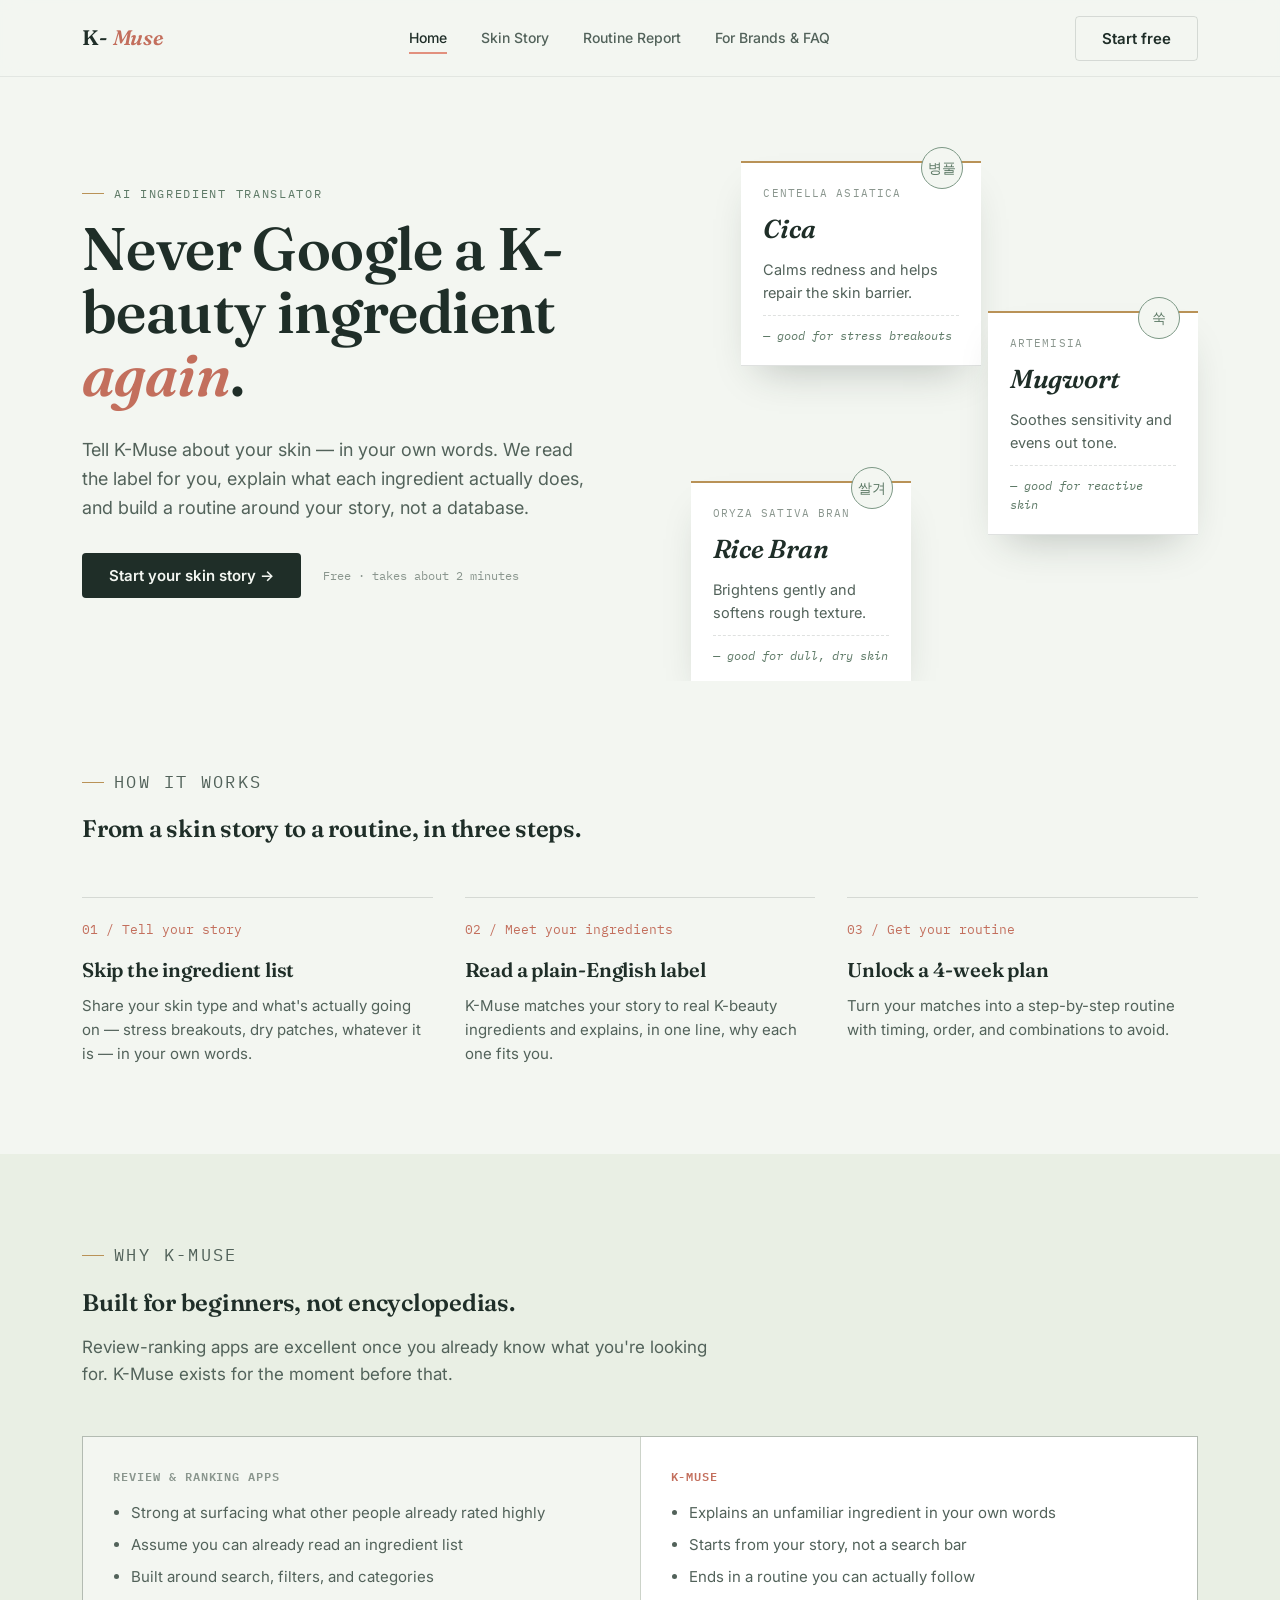
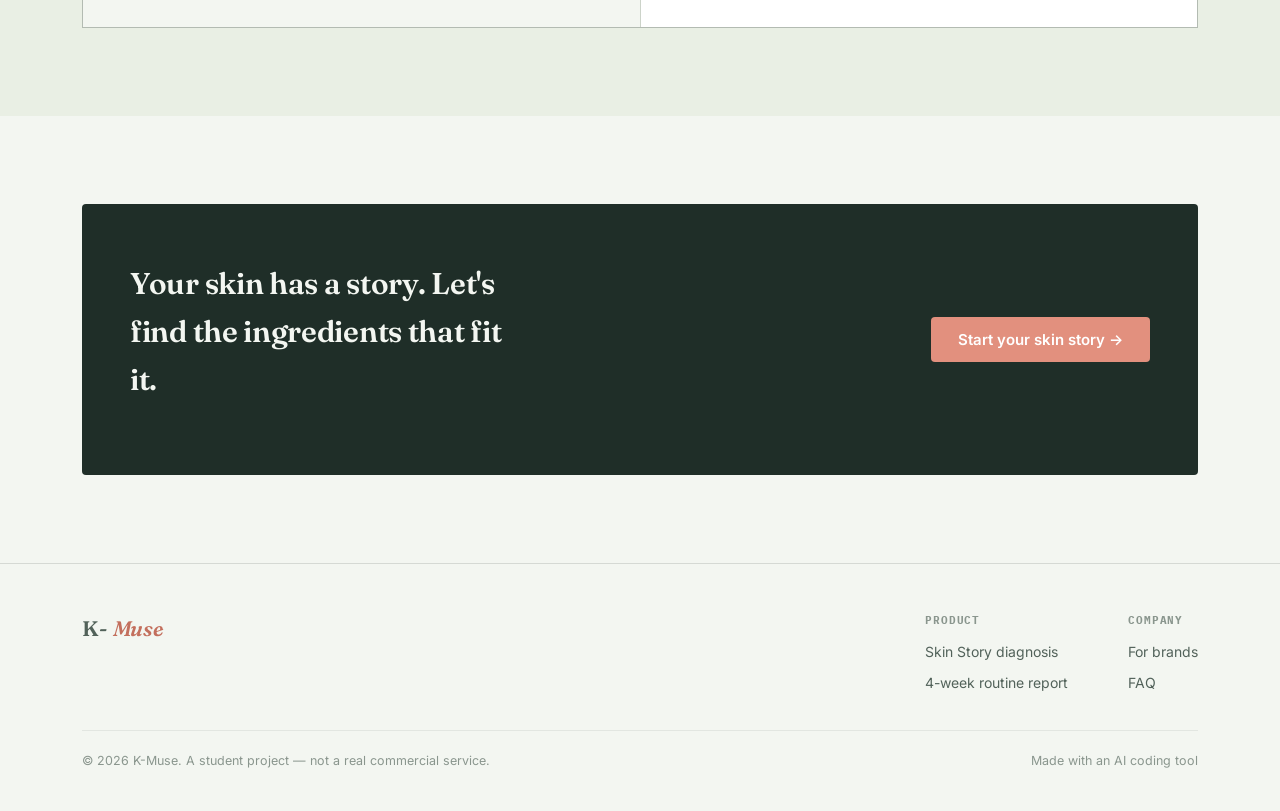
<file: k-muse-pro/index.html>
<!DOCTYPE html>
<html lang="en">
<head>
<meta charset="UTF-8">
<meta name="viewport" content="width=device-width, initial-scale=1.0">
<title>K-Muse — Your K-beauty ingredients, translated</title>
<meta name="description" content="Tell K-Muse your skin story and get K-beauty ingredients explained in plain English, plus a personalized routine.">
<link rel="preconnect" href="https://fonts.googleapis.com">
<link href="https://fonts.googleapis.com/css2?family=Fraunces:ital,opsz,wght@0,9..144,400;0,9..144,600;1,9..144,500;1,9..144,600&family=Inter:wght@400;500;600;700&family=IBM+Plex+Mono:wght@400;500&display=swap" rel="stylesheet">
<link rel="stylesheet" href="css/style.css">
</head>
<body>

<nav class="site-nav">
  <div class="wrap">
    <a href="index.html" class="logo">K-<em>Muse</em></a>
    <button class="nav-toggle" aria-label="Toggle menu" aria-expanded="false"><span></span></button>
    <ul class="nav-links" id="navLinks">
      <li><a href="index.html" class="active">Home</a></li>
      <li><a href="diagnosis.html">Skin Story</a></li>
      <li><a href="report.html">Routine Report</a></li>
      <li><a href="about.html">For Brands &amp; FAQ</a></li>
    </ul>
    <div class="nav-cta">
      <a href="diagnosis.html" class="btn btn-ghost">Start free</a>
    </div>
  </div>
</nav>

<header class="hero">
  <div class="wrap">
    <div class="hero-copy">
      <p class="eyebrow">AI ingredient translator</p>
      <h1>Never Google a K-beauty ingredient <em>again</em>.</h1>
      <p class="hero-sub">Tell K-Muse about your skin — in your own words. We read the label for you, explain what each ingredient actually does, and build a routine around your story, not a database.</p>
      <div class="hero-actions">
        <a href="diagnosis.html" class="btn btn-primary">Start your skin story →</a>
        <span class="hero-note">Free · takes about 2 minutes</span>
      </div>
    </div>
    <div class="specimen-stage" aria-hidden="true">
      <div class="specimen-card">
        <div class="specimen-stamp">병풀</div>
        <p class="specimen-eyebrow">Centella Asiatica</p>
        <h3 class="specimen-name">Cica</h3>
        <p class="specimen-effect">Calms redness and helps repair the skin barrier.</p>
        <p class="specimen-reason">— good for stress breakouts</p>
      </div>
      <div class="specimen-card">
        <div class="specimen-stamp">쑥</div>
        <p class="specimen-eyebrow">Artemisia</p>
        <h3 class="specimen-name">Mugwort</h3>
        <p class="specimen-effect">Soothes sensitivity and evens out tone.</p>
        <p class="specimen-reason">— good for reactive skin</p>
      </div>
      <div class="specimen-card">
        <div class="specimen-stamp">쌀겨</div>
        <p class="specimen-eyebrow">Oryza Sativa Bran</p>
        <h3 class="specimen-name">Rice Bran</h3>
        <p class="specimen-effect">Brightens gently and softens rough texture.</p>
        <p class="specimen-reason">— good for dull, dry skin</p>
      </div>
    </div>
  </div>
</header>

<section class="section">
  <div class="wrap">
    <div class="section-head">
      <p class="eyebrow">How it works</p>
      <h2>From a skin story to a routine, in three steps.</h2>
    </div>
    <div class="steps">
      <div class="step">
        <span class="step-num">01 / Tell your story</span>
        <h3>Skip the ingredient list</h3>
        <p>Share your skin type and what's actually going on — stress breakouts, dry patches, whatever it is — in your own words.</p>
      </div>
      <div class="step">
        <span class="step-num">02 / Meet your ingredients</span>
        <h3>Read a plain-English label</h3>
        <p>K-Muse matches your story to real K-beauty ingredients and explains, in one line, why each one fits you.</p>
      </div>
      <div class="step">
        <span class="step-num">03 / Get your routine</span>
        <h3>Unlock a 4-week plan</h3>
        <p>Turn your matches into a step-by-step routine with timing, order, and combinations to avoid.</p>
      </div>
    </div>
  </div>
</section>

<section class="section section-alt">
  <div class="wrap">
    <div class="section-head">
      <p class="eyebrow">Why K-Muse</p>
      <h2>Built for beginners, not encyclopedias.</h2>
      <p>Review-ranking apps are excellent once you already know what you're looking for. K-Muse exists for the moment before that.</p>
    </div>
    <div class="compare">
      <div class="them">
        <h4>Review &amp; ranking apps</h4>
        <ul>
          <li>Strong at surfacing what other people already rated highly</li>
          <li>Assume you can already read an ingredient list</li>
          <li>Built around search, filters, and categories</li>
        </ul>
      </div>
      <div class="us">
        <h4>K-Muse</h4>
        <ul>
          <li>Explains an unfamiliar ingredient in your own words</li>
          <li>Starts from your story, not a search bar</li>
          <li>Ends in a routine you can actually follow</li>
        </ul>
      </div>
    </div>
  </div>
</section>

<section class="section">
  <div class="wrap">
    <div class="cta-banner">
      <h2>Your skin has a story. Let's find the ingredients that fit it.</h2>
      <a href="diagnosis.html" class="btn btn-peach">Start your skin story →</a>
    </div>
  </div>
</section>

<footer class="site-footer">
  <div class="wrap">
    <div class="footer-grid">
      <a href="index.html" class="logo">K-<em>Muse</em></a>
      <div class="footer-cols">
        <div class="footer-col">
          <h5>Product</h5>
          <a href="diagnosis.html">Skin Story diagnosis</a>
          <a href="report.html">4-week routine report</a>
        </div>
        <div class="footer-col">
          <h5>Company</h5>
          <a href="about.html#brands">For brands</a>
          <a href="about.html#faq">FAQ</a>
        </div>
      </div>
    </div>
    <div class="footer-bottom">
      <span>© 2026 K-Muse. A student project — not a real commercial service.</span>
      <span>Made with an AI coding tool</span>
    </div>
  </div>
</footer>

<script src="js/main.js"></script>
</body>
</html>
</file>
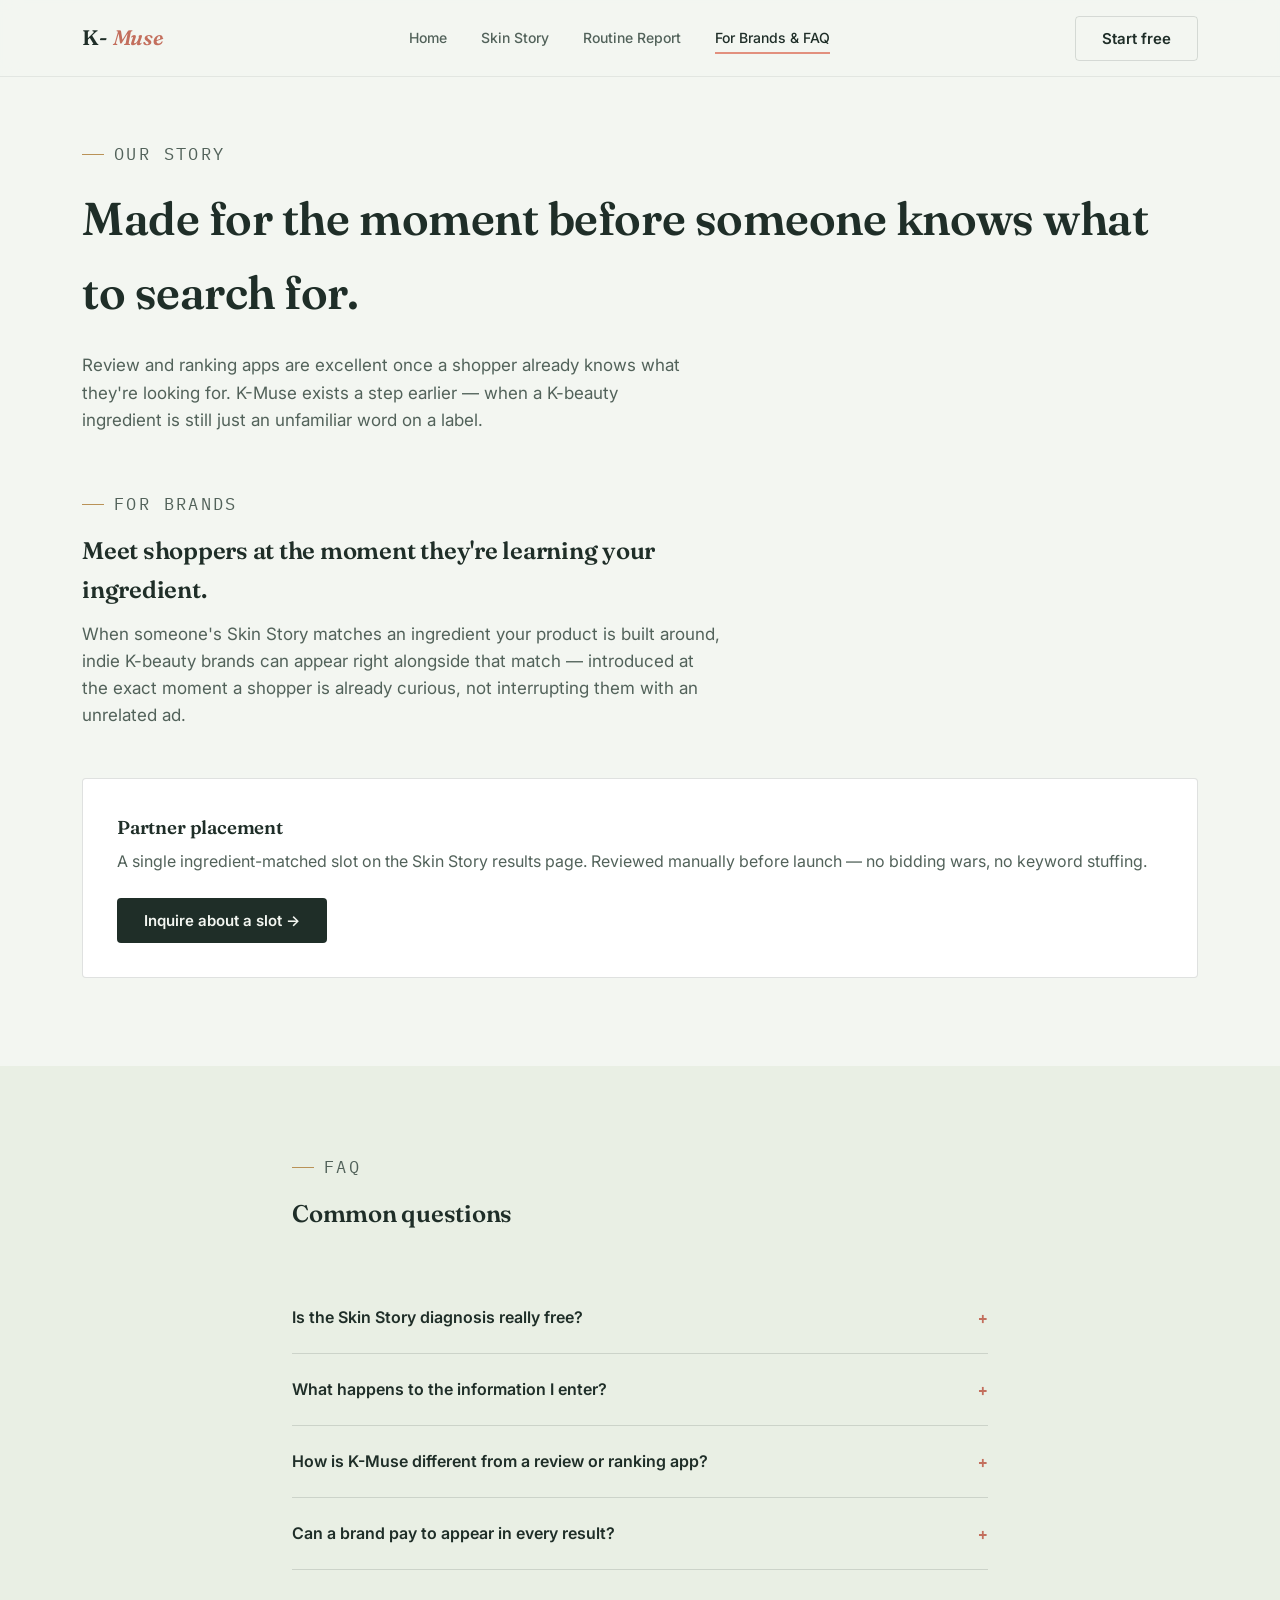
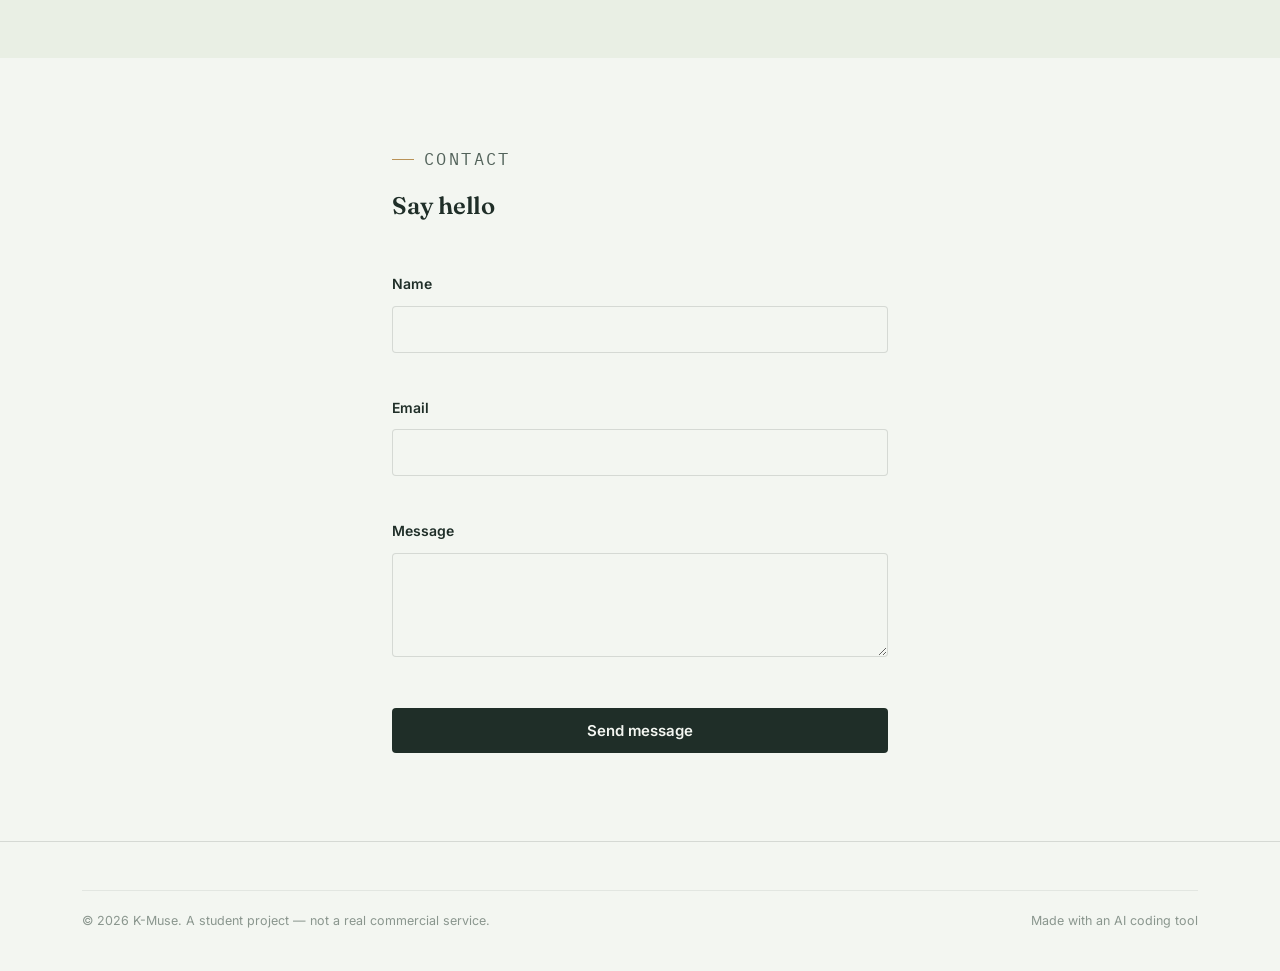
<file: k-muse-pro/about.html>
<!DOCTYPE html>
<html lang="en">
<head>
<meta charset="UTF-8">
<meta name="viewport" content="width=device-width, initial-scale=1.0">
<title>For Brands &amp; FAQ — K-Muse</title>
<meta name="description" content="How K-Muse works with indie K-beauty brands, and answers to common questions.">
<link rel="preconnect" href="https://fonts.googleapis.com">
<link href="https://fonts.googleapis.com/css2?family=Fraunces:ital,opsz,wght@0,9..144,400;0,9..144,600;1,9..144,500;1,9..144,600&family=Inter:wght@400;500;600;700&family=IBM+Plex+Mono:wght@400;500&display=swap" rel="stylesheet">
<link rel="stylesheet" href="css/style.css">
</head>
<body>

<nav class="site-nav">
  <div class="wrap">
    <a href="index.html" class="logo">K-<em>Muse</em></a>
    <button class="nav-toggle" aria-label="Toggle menu" aria-expanded="false"><span></span></button>
    <ul class="nav-links" id="navLinks">
      <li><a href="index.html">Home</a></li>
      <li><a href="diagnosis.html">Skin Story</a></li>
      <li><a href="report.html">Routine Report</a></li>
      <li><a href="about.html" class="active">For Brands &amp; FAQ</a></li>
    </ul>
    <div class="nav-cta">
      <a href="diagnosis.html" class="btn btn-ghost">Start free</a>
    </div>
  </div>
</nav>

<header class="page-header">
  <div class="wrap">
    <p class="eyebrow">Our story</p>
    <h1>Made for the moment before someone knows what to search for.</h1>
    <p>Review and ranking apps are excellent once a shopper already knows what they're looking for. K-Muse exists a step earlier — when a K-beauty ingredient is still just an unfamiliar word on a label.</p>
  </div>
</header>

<section class="section" style="padding-top:0;" id="brands">
  <div class="wrap">
    <div class="section-head">
      <p class="eyebrow">For brands</p>
      <h2>Meet shoppers at the moment they're learning your ingredient.</h2>
      <p>When someone's Skin Story matches an ingredient your product is built around, indie K-beauty brands can appear right alongside that match — introduced at the exact moment a shopper is already curious, not interrupting them with an unrelated ad.</p>
    </div>
    <div class="brand-band">
      <div>
        <h3 style="margin-bottom:6px;">Partner placement</h3>
        <p style="color:var(--ink-soft); margin:0;">A single ingredient-matched slot on the Skin Story results page. Reviewed manually before launch — no bidding wars, no keyword stuffing.</p>
      </div>
      <a href="mailto:hello@k-muse.app" class="btn btn-primary">Inquire about a slot →</a>
    </div>
  </div>
</section>

<section class="section section-alt" id="faq">
  <div class="wrap" style="max-width:760px;">
    <div class="section-head">
      <p class="eyebrow">FAQ</p>
      <h2>Common questions</h2>
    </div>

    <div class="faq-list">
      <div class="faq-item">
        <button class="faq-q">Is the Skin Story diagnosis really free? <span class="icon">+</span></button>
        <div class="faq-a"><p>Yes. Your ingredient matches and the reasoning behind them are always free. The 4-week routine report is the paid, deeper layer.</p></div>
      </div>
      <div class="faq-item">
        <button class="faq-q">What happens to the information I enter? <span class="icon">+</span></button>
        <div class="faq-a"><p>Your answers are used only to generate your match and routine for this session. This is a course project, so nothing is stored beyond your browser.</p></div>
      </div>
      <div class="faq-item">
        <button class="faq-q">How is K-Muse different from a review or ranking app? <span class="icon">+</span></button>
        <div class="faq-a"><p>Ranking apps are built around search and existing reviews. K-Muse starts from a short description of your skin and explains ingredients in plain language before you know what to search for.</p></div>
      </div>
      <div class="faq-item">
        <button class="faq-q">Can a brand pay to appear in every result? <span class="icon">+</span></button>
        <div class="faq-a"><p>No. A brand can only appear when their product is genuinely built around the ingredient you were already matched with, and placements are reviewed manually.</p></div>
      </div>
    </div>
  </div>
</section>

<section class="section">
  <div class="wrap" style="max-width:560px;">
    <div class="section-head">
      <p class="eyebrow">Contact</p>
      <h2>Say hello</h2>
    </div>
    <form class="contact-form" id="contactForm">
      <div class="field">
        <label for="cName">Name</label>
        <input type="text" id="cName" name="name" required>
      </div>
      <div class="field">
        <label for="cEmail">Email</label>
        <input type="text" id="cEmail" name="email" required>
      </div>
      <div class="field">
        <label for="cMsg">Message</label>
        <textarea id="cMsg" name="message" rows="4" required></textarea>
      </div>
      <button type="submit" class="btn btn-primary btn-full">Send message</button>
      <p class="field-hint" id="contactNote" style="display:none;">Thanks — this demo form doesn't send anywhere yet, but in production it would reach our team.</p>
    </form>
  </div>
</section>

<footer class="site-footer">
  <div class="wrap">
    <div class="footer-bottom">
      <span>© 2026 K-Muse. A student project — not a real commercial service.</span>
      <span>Made with an AI coding tool</span>
    </div>
  </div>
</footer>

<script src="js/main.js"></script>
<script>
document.querySelectorAll('.faq-item').forEach(function (item) {
  item.querySelector('.faq-q').addEventListener('click', function () {
    var wasOpen = item.classList.contains('open');
    document.querySelectorAll('.faq-item.open').forEach(function (o) { o.classList.remove('open'); });
    if (!wasOpen) item.classList.add('open');
  });
});
document.getElementById('contactForm').addEventListener('submit', function (e) {
  e.preventDefault();
  document.getElementById('contactNote').style.display = 'block';
});
</script>
</body>
</html>
</file>
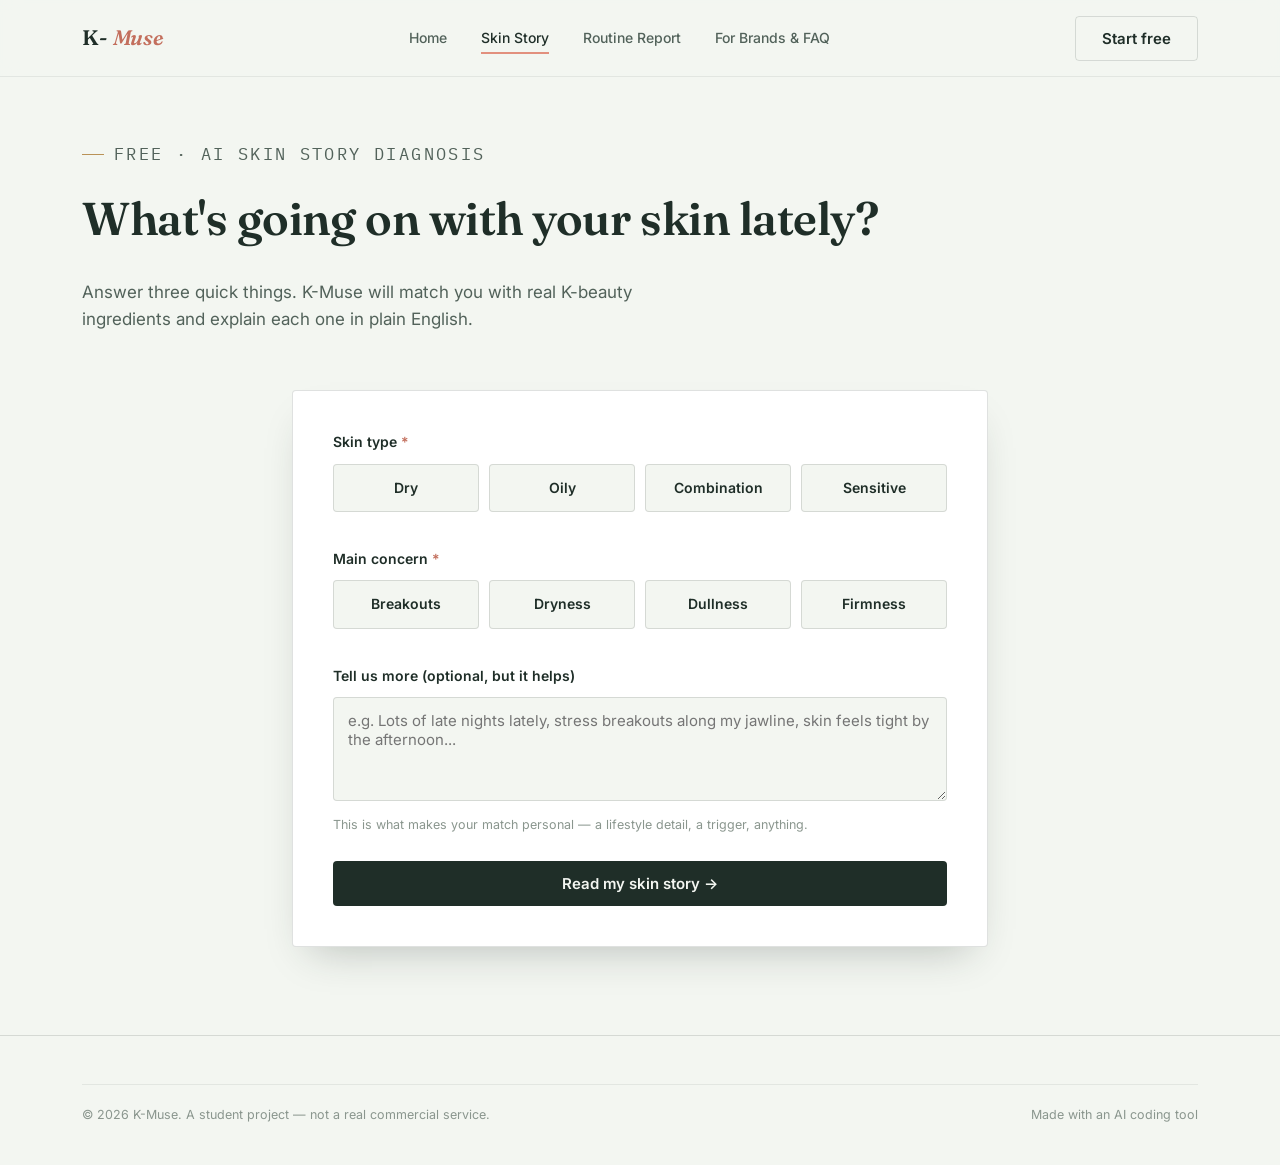
<file: k-muse-pro/diagnosis.html>
<!DOCTYPE html>
<html lang="en">
<head>
<meta charset="UTF-8">
<meta name="viewport" content="width=device-width, initial-scale=1.0">
<title>Skin Story Diagnosis — K-Muse</title>
<meta name="description" content="Tell K-Muse your skin story and get K-beauty ingredients matched and explained in plain English.">
<link rel="preconnect" href="https://fonts.googleapis.com">
<link href="https://fonts.googleapis.com/css2?family=Fraunces:ital,opsz,wght@0,9..144,400;0,9..144,600;1,9..144,500;1,9..144,600&family=Inter:wght@400;500;600;700&family=IBM+Plex+Mono:wght@400;500&display=swap" rel="stylesheet">
<link rel="stylesheet" href="css/style.css">
</head>
<body>

<nav class="site-nav">
  <div class="wrap">
    <a href="index.html" class="logo">K-<em>Muse</em></a>
    <button class="nav-toggle" aria-label="Toggle menu" aria-expanded="false"><span></span></button>
    <ul class="nav-links" id="navLinks">
      <li><a href="index.html">Home</a></li>
      <li><a href="diagnosis.html" class="active">Skin Story</a></li>
      <li><a href="report.html">Routine Report</a></li>
      <li><a href="about.html">For Brands &amp; FAQ</a></li>
    </ul>
    <div class="nav-cta">
      <a href="diagnosis.html" class="btn btn-ghost">Start free</a>
    </div>
  </div>
</nav>

<header class="page-header">
  <div class="wrap">
    <p class="eyebrow">Free · AI Skin Story diagnosis</p>
    <h1>What's going on with your skin lately?</h1>
    <p>Answer three quick things. K-Muse will match you with real K-beauty ingredients and explain each one in plain English.</p>
  </div>
</header>

<section class="section" style="padding-top:0;">
  <div class="wrap" style="max-width:760px;">
    <form class="form-card" id="diagnosisForm" novalidate>

      <div class="field">
        <label class="required">Skin type</label>
        <div class="option-grid" id="skinTypeGroup" role="radiogroup">
          <label class="option"><input type="radio" name="skinType" value="Dry"><span>Dry</span></label>
          <label class="option"><input type="radio" name="skinType" value="Oily"><span>Oily</span></label>
          <label class="option"><input type="radio" name="skinType" value="Combination"><span>Combination</span></label>
          <label class="option"><input type="radio" name="skinType" value="Sensitive"><span>Sensitive</span></label>
        </div>
        <p class="field-error">Please choose your skin type.</p>
      </div>

      <div class="field">
        <label class="required">Main concern</label>
        <div class="option-grid" id="concernGroup" role="radiogroup">
          <label class="option"><input type="radio" name="concern" value="Breakouts / trouble"><span>Breakouts</span></label>
          <label class="option"><input type="radio" name="concern" value="Dryness / dehydration"><span>Dryness</span></label>
          <label class="option"><input type="radio" name="concern" value="Dullness / uneven tone"><span>Dullness</span></label>
          <label class="option"><input type="radio" name="concern" value="Fine lines / firmness"><span>Firmness</span></label>
        </div>
        <p class="field-error">Please choose your main concern.</p>
      </div>

      <div class="field">
        <label for="freeText">Tell us more (optional, but it helps)</label>
        <textarea id="freeText" name="freeText" rows="4" placeholder="e.g. Lots of late nights lately, stress breakouts along my jawline, skin feels tight by the afternoon..."></textarea>
        <p class="field-hint">This is what makes your match personal — a lifestyle detail, a trigger, anything.</p>
      </div>

      <button type="submit" class="btn btn-primary btn-full">Read my skin story →</button>

      <div class="status-box status-loading" id="loadingBox">
        <span class="spinner"></span>
        <span id="loadingText">Reading your skin story...</span>
      </div>
      <div class="status-box status-error" id="errorBox">
        <span id="errorText">Something went wrong. Please try again.</span>
      </div>
    </form>

    <div class="result-area" id="resultArea" style="display:none;">
      <div class="section-head">
        <p class="eyebrow">Your matches</p>
        <h2>Ingredients picked for your story</h2>
      </div>
      <div class="result-grid" id="resultGrid"></div>

      <div class="cta-banner" style="margin-top:48px;">
        <h2>Want the full 4-week routine built from these?</h2>
        <a href="report.html" class="btn btn-peach" id="toReportLink">See the routine report →</a>
      </div>
    </div>
  </div>
</section>

<footer class="site-footer">
  <div class="wrap">
    <div class="footer-bottom">
      <span>© 2026 K-Muse. A student project — not a real commercial service.</span>
      <span>Made with an AI coding tool</span>
    </div>
  </div>
</footer>

<script src="js/main.js"></script>
<script src="js/diagnosis.js"></script>
</body>
</html>
</file>
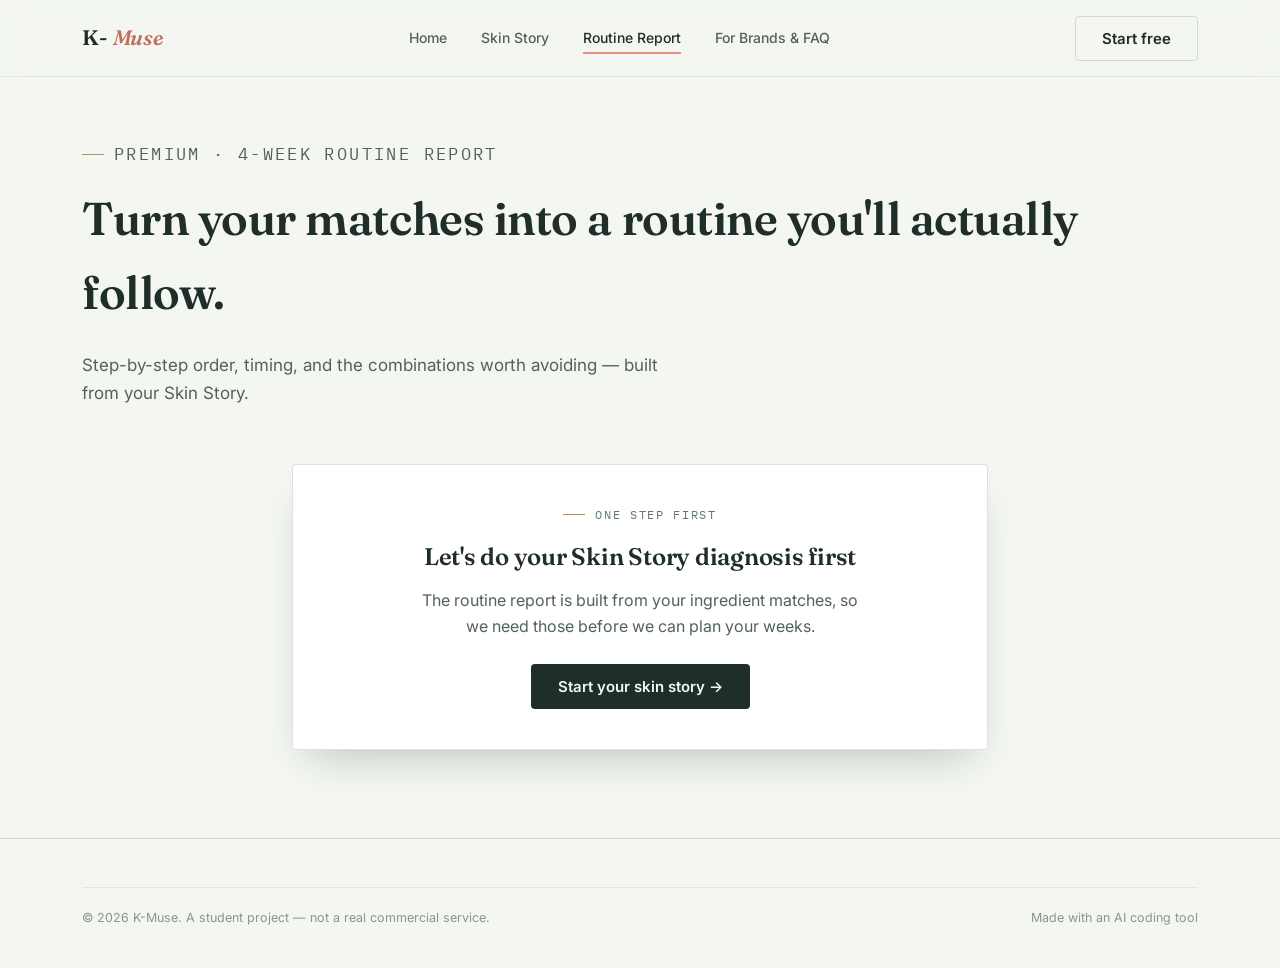
<file: k-muse-pro/report.html>
<!DOCTYPE html>
<html lang="en">
<head>
<meta charset="UTF-8">
<meta name="viewport" content="width=device-width, initial-scale=1.0">
<title>4-Week Routine Report — K-Muse</title>
<meta name="description" content="Turn your K-Muse ingredient matches into a step-by-step 4-week K-beauty routine.">
<link rel="preconnect" href="https://fonts.googleapis.com">
<link href="https://fonts.googleapis.com/css2?family=Fraunces:ital,opsz,wght@0,9..144,400;0,9..144,600;1,9..144,500;1,9..144,600&family=Inter:wght@400;500;600;700&family=IBM+Plex+Mono:wght@400;500&display=swap" rel="stylesheet">
<link rel="stylesheet" href="css/style.css">
</head>
<body>

<nav class="site-nav">
  <div class="wrap">
    <a href="index.html" class="logo">K-<em>Muse</em></a>
    <button class="nav-toggle" aria-label="Toggle menu" aria-expanded="false"><span></span></button>
    <ul class="nav-links" id="navLinks">
      <li><a href="index.html">Home</a></li>
      <li><a href="diagnosis.html">Skin Story</a></li>
      <li><a href="report.html" class="active">Routine Report</a></li>
      <li><a href="about.html">For Brands &amp; FAQ</a></li>
    </ul>
    <div class="nav-cta">
      <a href="diagnosis.html" class="btn btn-ghost">Start free</a>
    </div>
  </div>
</nav>

<header class="page-header">
  <div class="wrap">
    <p class="eyebrow">Premium · 4-week routine report</p>
    <h1>Turn your matches into a routine you'll actually follow.</h1>
    <p>Step-by-step order, timing, and the combinations worth avoiding — built from your Skin Story.</p>
  </div>
</header>

<section class="section" style="padding-top:0;">
  <div class="wrap" style="max-width:760px;">

    <!-- State A: no diagnosis on file -->
    <div id="noDiagnosisState" class="form-card" style="display:none; text-align:center;">
      <p class="eyebrow" style="justify-content:center;">One step first</p>
      <h2>Let's do your Skin Story diagnosis first</h2>
      <p style="color:var(--ink-soft); max-width:44ch; margin:0 auto 24px;">
        The routine report is built from your ingredient matches, so we need those before we can plan your weeks.
      </p>
      <a href="diagnosis.html" class="btn btn-primary">Start your skin story →</a>
    </div>

    <!-- State B: has diagnosis, not unlocked -->
    <div id="paywallState" style="display:none;">
      <div class="paywall">
        <p class="eyebrow" style="justify-content:center;">Your matches are ready</p>
        <h2 style="color:var(--bg);">Unlock your 4-week routine</h2>
        <div class="price">$3.90 <span style="font-size:16px; font-style:normal; color:rgba(243,246,241,0.6);">one-time</span></div>
        <p class="lede">Built from the ingredients K-Muse already matched to your skin story.</p>
        <div class="field" style="text-align:left; max-width:320px; margin:0 auto 22px;">
          <label style="color:var(--bg);">Product budget</label>
          <div class="option-grid" id="budgetGroup">
            <label class="option" style="background:transparent; border-color:rgba(243,246,241,0.3); color:var(--bg);"><input type="radio" name="budget" value="Budget-friendly"><span>$</span></label>
            <label class="option selected" style="background:transparent; border-color:rgba(243,246,241,0.3); color:var(--bg);"><input type="radio" name="budget" value="Mid-range" checked><span>$$</span></label>
            <label class="option" style="background:transparent; border-color:rgba(243,246,241,0.3); color:var(--bg);"><input type="radio" name="budget" value="Premium"><span>$$$</span></label>
          </div>
        </div>
        <ul>
          <li>Week-by-week AM / PM routine</li>
          <li>Order to layer your ingredients in</li>
          <li>Combinations to avoid, and why</li>
          <li>A shareable summary card</li>
        </ul>
        <button class="btn btn-peach" id="unlockBtn">Unlock my routine →</button>
        <p class="demo-note">Demo checkout — this is a course project, no real payment is processed.</p>
      </div>
    </div>

    <!-- State C: loading -->
    <div class="status-box status-loading" id="loadingBox" style="margin-top:0;">
      <span class="spinner"></span>
      <span>Building your 4-week plan...</span>
    </div>
    <div class="status-box status-error" id="errorBox">
      <span id="errorText">Something went wrong. Please try again.</span>
    </div>

    <!-- State D: report result -->
    <div id="reportResult" style="display:none;">
      <div class="section-head">
        <p class="eyebrow">Unlocked</p>
        <h2>Your 4-week routine</h2>
      </div>
      <div id="weeksArea"></div>
      <div class="caution-box" id="cautionArea"></div>

      <div class="specimen-card" style="margin-top:40px;">
        <p class="specimen-eyebrow">Shareable summary</p>
        <h3 class="specimen-name" id="shareTitle">Your K-Muse routine</h3>
        <p class="specimen-effect" id="shareBody"></p>
        <p class="specimen-reason">k-muse.app</p>
      </div>
    </div>
  </div>
</section>

<!-- mock checkout modal -->
<div class="modal-overlay" id="checkoutModal">
  <div class="modal">
    <h3>Demo checkout</h3>
    <p>In a real deployment this would hand off to Stripe or a local PG provider. For this course project, we simulate a successful payment.</p>
    <div class="modal-actions">
      <button class="btn btn-ghost" id="cancelCheckout">Cancel</button>
      <button class="btn btn-primary" id="confirmCheckout">Simulate payment →</button>
    </div>
  </div>
</div>

<footer class="site-footer">
  <div class="wrap">
    <div class="footer-bottom">
      <span>© 2026 K-Muse. A student project — not a real commercial service.</span>
      <span>Made with an AI coding tool</span>
    </div>
  </div>
</footer>

<script src="js/main.js"></script>
<script src="js/report.js"></script>
</body>
</html>
</file>
<file: k-muse-pro/css/style.css>
/* ============================================================
   K-MUSE — design tokens
   Palette: celadon mist + glass-skin flush (not cream/terracotta,
   not near-black/neon). Inspired by Korean ceramics & skincare labels.
   ============================================================ */

:root {
  --bg: #F3F6F1;
  --bg-alt: #E9EFE4;
  --paper: #FFFFFF;
  --ink: #1F2E28;
  --ink-soft: #52625A;
  --ink-faint: #8A968E;
  --peach: #E2907E;
  --peach-deep: #C36F5D;
  --sage: #7C9885;
  --sage-deep: #5E7A67;
  --gold: #B99257;
  --line: rgba(31, 46, 40, 0.14);
  --line-soft: rgba(31, 46, 40, 0.08);
  --shadow: 0 20px 40px -18px rgba(31, 46, 40, 0.28);

  --font-display: "Fraunces", serif;
  --font-body: "Inter", sans-serif;
  --font-mono: "IBM Plex Mono", monospace;

  --container: 1180px;
  --radius: 4px;
}

* { box-sizing: border-box; }

@media (prefers-reduced-motion: reduce) {
  *, *::before, *::after {
    animation-duration: 0.001ms !important;
    animation-iteration-count: 1 !important;
    transition-duration: 0.001ms !important;
    scroll-behavior: auto !important;
  }
}

html { scroll-behavior: smooth; }

body {
  margin: 0;
  background: var(--bg);
  color: var(--ink);
  font-family: var(--font-body);
  font-size: 16px;
  line-height: 1.6;
  -webkit-font-smoothing: antialiased;
}

img { max-width: 100%; display: block; }

a { color: inherit; text-decoration: none; }

h1, h2, h3, h4 {
  font-family: var(--font-display);
  font-weight: 600;
  color: var(--ink);
  margin: 0 0 0.5em;
  letter-spacing: -0.01em;
}

p { margin: 0 0 1em; }

.wrap {
  max-width: var(--container);
  margin: 0 auto;
  padding: 0 32px;
}

.eyebrow {
  font-family: var(--font-mono);
  font-size: 12px;
  letter-spacing: 0.14em;
  text-transform: uppercase;
  color: var(--sage-deep);
  margin: 0 0 14px;
  display: flex;
  align-items: center;
  gap: 10px;
}
.eyebrow::before {
  content: "";
  width: 22px;
  height: 1px;
  background: var(--gold);
  display: inline-block;
}

/* ---------- buttons ---------- */
.btn {
  display: inline-flex;
  align-items: center;
  gap: 10px;
  font-family: var(--font-body);
  font-weight: 600;
  font-size: 15px;
  padding: 14px 26px;
  border-radius: var(--radius);
  border: 1px solid transparent;
  cursor: pointer;
  transition: transform 0.2s ease, background 0.2s ease, box-shadow 0.2s ease, border-color 0.2s ease;
  line-height: 1;
}
.btn:focus-visible {
  outline: 2px solid var(--sage-deep);
  outline-offset: 3px;
}
.btn-primary {
  background: var(--ink);
  color: var(--bg);
}
.btn-primary:hover { background: var(--sage-deep); transform: translateY(-1px); }
.btn-ghost {
  background: transparent;
  color: var(--ink);
  border-color: var(--line);
}
.btn-ghost:hover { border-color: var(--ink); }
.btn-peach {
  background: var(--peach);
  color: var(--paper);
}
.btn-peach:hover { background: var(--peach-deep); transform: translateY(-1px); }
.btn[disabled] { opacity: 0.5; cursor: not-allowed; transform: none !important; }
.btn-full { width: 100%; justify-content: center; }

/* ============================================================
   NAV
   ============================================================ */
.site-nav {
  position: sticky;
  top: 0;
  z-index: 50;
  background: rgba(243, 246, 241, 0.86);
  backdrop-filter: blur(10px);
  border-bottom: 1px solid var(--line-soft);
}
.site-nav .wrap {
  display: flex;
  align-items: center;
  justify-content: space-between;
  height: 76px;
}
.logo {
  font-family: var(--font-display);
  font-weight: 600;
  font-size: 21px;
  letter-spacing: -0.01em;
  display: flex;
  align-items: baseline;
  gap: 6px;
}
.logo em { font-style: italic; color: var(--peach-deep); }
.nav-links {
  display: flex;
  gap: 34px;
  list-style: none;
  margin: 0; padding: 0;
  font-size: 14px;
  font-weight: 500;
}
.nav-links a { position: relative; padding: 4px 0; color: var(--ink-soft); }
.nav-links a:hover, .nav-links a.active { color: var(--ink); }
.nav-links a.active::after {
  content: "";
  position: absolute;
  left: 0; right: 0; bottom: -4px;
  height: 2px;
  background: var(--peach);
}
.nav-cta { display: flex; align-items: center; gap: 18px; }
.nav-toggle {
  display: none;
  background: none; border: none; cursor: pointer;
  width: 30px; height: 22px; position: relative;
}
.nav-toggle span, .nav-toggle::before, .nav-toggle::after {
  content: "";
  position: absolute; left: 0; right: 0; height: 2px;
  background: var(--ink);
}
.nav-toggle::before { top: 0; }
.nav-toggle span { top: 10px; }
.nav-toggle::after { bottom: 0; }

@media (max-width: 860px) {
  .nav-links { position: fixed; top: 76px; left: 0; right: 0; background: var(--bg);
    flex-direction: column; gap: 0; border-bottom: 1px solid var(--line);
    max-height: 0; overflow: hidden; transition: max-height 0.3s ease; }
  .nav-links.open { max-height: 320px; }
  .nav-links a { display: block; padding: 16px 32px; border-bottom: 1px solid var(--line-soft); }
  .nav-toggle { display: block; }
  .nav-cta .btn-ghost { display: none; }
}

/* ============================================================
   HERO
   ============================================================ */
.hero {
  position: relative;
  padding: 84px 0 60px;
  overflow: hidden;
}
.hero .wrap {
  display: grid;
  grid-template-columns: 1.05fr 0.95fr;
  gap: 48px;
  align-items: center;
}
.hero h1 {
  font-size: clamp(38px, 5vw, 60px);
  line-height: 1.05;
}
.hero h1 em { font-style: italic; color: var(--peach-deep); }
.hero-sub {
  font-size: 18px;
  color: var(--ink-soft);
  max-width: 46ch;
  margin-bottom: 30px;
}
.hero-actions { display: flex; align-items: center; gap: 22px; flex-wrap: wrap; }
.hero-note {
  font-family: var(--font-mono);
  font-size: 12px;
  color: var(--ink-faint);
}

/* floating specimen stage */
.specimen-stage {
  position: relative;
  height: 460px;
}
.specimen-stage .specimen-card {
  position: absolute;
  width: 240px;
  animation: drift 7s ease-in-out infinite;
}
.specimen-stage .specimen-card:nth-child(1) { top: 0; left: 10%; animation-delay: 0s; }
.specimen-stage .specimen-card:nth-child(2) { top: 150px; right: 0; width: 210px; animation-delay: 1.4s; }
.specimen-stage .specimen-card:nth-child(3) { top: 320px; left: 0; width: 220px; animation-delay: 2.6s; }

@keyframes drift {
  0%, 100% { transform: translateY(0) rotate(-0.6deg); }
  50% { transform: translateY(-12px) rotate(0.6deg); }
}

@media (max-width: 900px) {
  .hero .wrap { grid-template-columns: 1fr; }
  .specimen-stage { height: 360px; margin-top: 20px; }
}
@media (max-width: 520px) {
  .specimen-stage { display: none; }
}

/* ============================================================
   SIGNATURE ELEMENT — specimen card
   (a translated botanical/ingredient label)
   ============================================================ */
.specimen-card {
  background: var(--paper);
  border-top: 2px solid var(--gold);
  border-bottom: 1px solid var(--line);
  box-shadow: var(--shadow);
  padding: 22px 22px 20px;
  position: relative;
}
.specimen-stamp {
  position: absolute;
  top: -16px;
  right: 18px;
  width: 42px;
  height: 42px;
  border-radius: 50%;
  border: 1.5px solid var(--sage);
  background: var(--bg);
  display: flex;
  align-items: center;
  justify-content: center;
  font-family: var(--font-display);
  font-size: 14px;
  color: var(--sage-deep);
}
.specimen-eyebrow {
  font-family: var(--font-mono);
  font-size: 11px;
  text-transform: uppercase;
  letter-spacing: 0.1em;
  color: var(--ink-faint);
  margin: 0 0 6px;
}
.specimen-name {
  font-size: 26px;
  margin: 0 0 8px;
  font-style: italic;
}
.specimen-effect {
  font-size: 14.5px;
  color: var(--ink-soft);
  margin: 0 0 10px;
}
.specimen-reason {
  font-family: var(--font-mono);
  font-size: 12px;
  color: var(--sage-deep);
  border-top: 1px dashed var(--line);
  padding-top: 10px;
  margin: 0;
  font-style: italic;
}
.specimen-card.partner {
  border-top-color: var(--peach);
}
.specimen-card.partner .specimen-stamp { border-color: var(--peach); color: var(--peach-deep); }
.partner-tag {
  font-family: var(--font-mono);
  font-size: 10.5px;
  letter-spacing: 0.08em;
  text-transform: uppercase;
  color: var(--peach-deep);
  background: rgba(226, 144, 126, 0.12);
  padding: 3px 8px;
  border-radius: 3px;
  display: inline-block;
  margin-bottom: 10px;
}

/* ============================================================
   GENERIC SECTIONS
   ============================================================ */
.section { padding: 88px 0; }
.section-alt { background: var(--bg-alt); }
.section-head { max-width: 640px; margin: 0 0 48px; }
.section-head p { color: var(--ink-soft); font-size: 17px; }
.section-head.center { margin-left: auto; margin-right: auto; text-align: center; }

/* steps (real sequence -> numbered) */
.steps {
  display: grid;
  grid-template-columns: repeat(3, 1fr);
  gap: 32px;
}
.step {
  border-top: 1px solid var(--line);
  padding-top: 22px;
}
.step-num {
  font-family: var(--font-mono);
  font-size: 13px;
  color: var(--peach-deep);
  display: block;
  margin-bottom: 14px;
}
.step h3 { font-size: 20px; margin-bottom: 8px; }
.step p { color: var(--ink-soft); font-size: 15px; margin: 0; }

@media (max-width: 800px) {
  .steps { grid-template-columns: 1fr; }
}

/* comparison table-ish */
.compare {
  display: grid;
  grid-template-columns: 1fr 1fr;
  gap: 1px;
  background: var(--line);
  border: 1px solid var(--line);
}
.compare > div { background: var(--bg); padding: 30px; }
.compare .them { background: var(--bg); }
.compare .us { background: var(--paper); }
.compare h4 {
  font-family: var(--font-mono);
  font-size: 12px;
  text-transform: uppercase;
  letter-spacing: 0.08em;
  color: var(--ink-faint);
  margin-bottom: 14px;
}
.compare .us h4 { color: var(--peach-deep); }
.compare ul { margin: 0; padding-left: 18px; color: var(--ink-soft); font-size: 15px; }
.compare li { margin-bottom: 8px; }

@media (max-width: 700px) {
  .compare { grid-template-columns: 1fr; }
}

/* CTA banner */
.cta-banner {
  background: var(--ink);
  color: var(--bg);
  border-radius: var(--radius);
  padding: 56px 48px;
  display: flex;
  align-items: center;
  justify-content: space-between;
  gap: 32px;
  flex-wrap: wrap;
}
.cta-banner h2 { color: var(--bg); font-size: 30px; max-width: 20ch; }
.cta-banner .btn-peach:hover { background: var(--peach); }

/* ============================================================
   FOOTER
   ============================================================ */
.site-footer {
  border-top: 1px solid var(--line);
  padding: 48px 0 40px;
  font-size: 14px;
  color: var(--ink-soft);
}
.footer-grid {
  display: flex;
  justify-content: space-between;
  gap: 24px;
  flex-wrap: wrap;
  margin-bottom: 28px;
}
.footer-cols { display: flex; gap: 60px; flex-wrap: wrap; }
.footer-col h5 {
  font-family: var(--font-mono);
  font-size: 11px;
  text-transform: uppercase;
  letter-spacing: 0.08em;
  color: var(--ink-faint);
  margin: 0 0 12px;
}
.footer-col a { display: block; margin-bottom: 8px; color: var(--ink-soft); }
.footer-col a:hover { color: var(--ink); }
.footer-bottom {
  border-top: 1px solid var(--line-soft);
  padding-top: 20px;
  display: flex;
  justify-content: space-between;
  flex-wrap: wrap;
  gap: 10px;
  font-size: 12.5px;
  color: var(--ink-faint);
}

/* ============================================================
   PAGE HEADER (non-hero pages)
   ============================================================ */
.page-header {
  padding: 64px 0 40px;
}
.page-header h1 { font-size: clamp(32px, 4vw, 46px); }
.page-header p { color: var(--ink-soft); font-size: 17px; max-width: 56ch; }

/* ============================================================
   FORMS (diagnosis + report)
   ============================================================ */
.form-card {
  background: var(--paper);
  border: 1px solid var(--line);
  border-radius: var(--radius);
  padding: 40px;
  box-shadow: var(--shadow);
}
.field { margin-bottom: 26px; }
.field label {
  display: block;
  font-weight: 600;
  font-size: 14px;
  margin-bottom: 10px;
}
.required::after { content: " *"; color: var(--peach-deep); }
.option-grid {
  display: grid;
  grid-template-columns: repeat(auto-fit, minmax(120px, 1fr));
  gap: 10px;
}
.option {
  border: 1px solid var(--line);
  border-radius: var(--radius);
  padding: 12px 10px;
  text-align: center;
  font-size: 14px;
  cursor: pointer;
  background: var(--bg);
  transition: border-color 0.15s ease, background 0.15s ease;
}
.option input { position: absolute; opacity: 0; pointer-events: none; }
.option:hover { border-color: var(--sage); }
.option.selected {
  border-color: var(--ink);
  background: var(--ink);
  color: var(--bg);
}
textarea, select, input[type="text"], input[type="number"] {
  width: 100%;
  font-family: var(--font-body);
  font-size: 15px;
  padding: 13px 14px;
  border: 1px solid var(--line);
  border-radius: var(--radius);
  background: var(--bg);
  color: var(--ink);
  resize: vertical;
}
textarea:focus, select:focus, input:focus {
  outline: none;
  border-color: var(--ink);
}
.field-hint { font-size: 12.5px; color: var(--ink-faint); margin-top: 6px; }
.field-error {
  font-size: 13px;
  color: var(--peach-deep);
  margin-top: 8px;
  display: none;
}
.field.invalid .field-error { display: block; }
.field.invalid textarea, .field.invalid select { border-color: var(--peach-deep); }

/* status / feedback states */
.status-box {
  display: none;
  border-radius: var(--radius);
  padding: 18px 20px;
  font-size: 14.5px;
  margin-top: 24px;
  align-items: center;
  gap: 12px;
}
.status-box.show { display: flex; }
.status-loading { background: var(--bg-alt); color: var(--ink-soft); }
.status-error { background: rgba(226, 144, 126, 0.16); color: var(--peach-deep); }
.spinner {
  width: 16px; height: 16px;
  border-radius: 50%;
  border: 2px solid var(--line);
  border-top-color: var(--sage-deep);
  animation: spin 0.8s linear infinite;
  flex-shrink: 0;
}
@keyframes spin { to { transform: rotate(360deg); } }

.result-area { margin-top: 48px; }
.result-grid {
  display: grid;
  grid-template-columns: repeat(auto-fit, minmax(230px, 1fr));
  gap: 24px;
}

/* routine week block */
.week-block {
  border-left: 2px solid var(--gold);
  padding: 4px 0 4px 22px;
  margin-bottom: 30px;
}
.week-block h4 {
  font-family: var(--font-mono);
  font-size: 13px;
  text-transform: uppercase;
  letter-spacing: 0.08em;
  color: var(--sage-deep);
  margin-bottom: 10px;
}
.week-block p { color: var(--ink-soft); font-size: 15px; }

.caution-box {
  background: var(--bg-alt);
  border-left: 2px solid var(--peach-deep);
  padding: 18px 22px;
  font-size: 14.5px;
  color: var(--ink-soft);
  margin-top: 20px;
}

/* paywall card */
.paywall {
  background: var(--ink);
  color: var(--bg);
  border-radius: var(--radius);
  padding: 40px;
  text-align: center;
}
.paywall .price {
  font-family: var(--font-display);
  font-size: 42px;
  font-style: italic;
  margin: 6px 0 18px;
}
.paywall p.lede { color: rgba(243,246,241,0.72); max-width: 46ch; margin: 0 auto 26px; }
.paywall ul { list-style: none; padding: 0; margin: 0 0 28px; text-align: left; max-width: 320px; margin-left: auto; margin-right: auto; }
.paywall li { padding: 8px 0; border-bottom: 1px solid rgba(243,246,241,0.14); font-size: 14.5px; }
.demo-note { font-family: var(--font-mono); font-size: 11.5px; color: rgba(243,246,241,0.5); margin-top: 16px; }

/* modal (mock checkout) */
.modal-overlay {
  position: fixed; inset: 0;
  background: rgba(31,46,40,0.5);
  display: none;
  align-items: center; justify-content: center;
  z-index: 100;
  padding: 20px;
}
.modal-overlay.open { display: flex; }
.modal {
  background: var(--paper);
  border-radius: var(--radius);
  padding: 36px;
  max-width: 380px;
  width: 100%;
}
.modal h3 { font-size: 20px; }
.modal p { color: var(--ink-soft); font-size: 14.5px; }
.modal-actions { display: flex; gap: 12px; margin-top: 24px; }

/* brand slot / FAQ / about page */
.brand-band {
  background: var(--paper);
  border: 1px solid var(--line);
  border-radius: var(--radius);
  padding: 34px;
  display: flex;
  align-items: center;
  gap: 24px;
  flex-wrap: wrap;
  justify-content: space-between;
}
.faq-item {
  border-bottom: 1px solid var(--line);
}
.faq-q {
  width: 100%;
  text-align: left;
  background: none;
  border: none;
  padding: 22px 0;
  font-family: var(--font-body);
  font-weight: 600;
  font-size: 16px;
  color: var(--ink);
  display: flex;
  justify-content: space-between;
  align-items: center;
  cursor: pointer;
}
.faq-q .icon { font-family: var(--font-mono); color: var(--peach-deep); transition: transform 0.2s ease; }
.faq-item.open .faq-q .icon { transform: rotate(45deg); }
.faq-a {
  max-height: 0;
  overflow: hidden;
  transition: max-height 0.25s ease;
  color: var(--ink-soft);
  font-size: 15px;
}
.faq-item.open .faq-a { max-height: 240px; }
.faq-a p { padding-bottom: 20px; margin: 0; }

.contact-form { display: grid; gap: 18px; max-width: 520px; }
</file>
